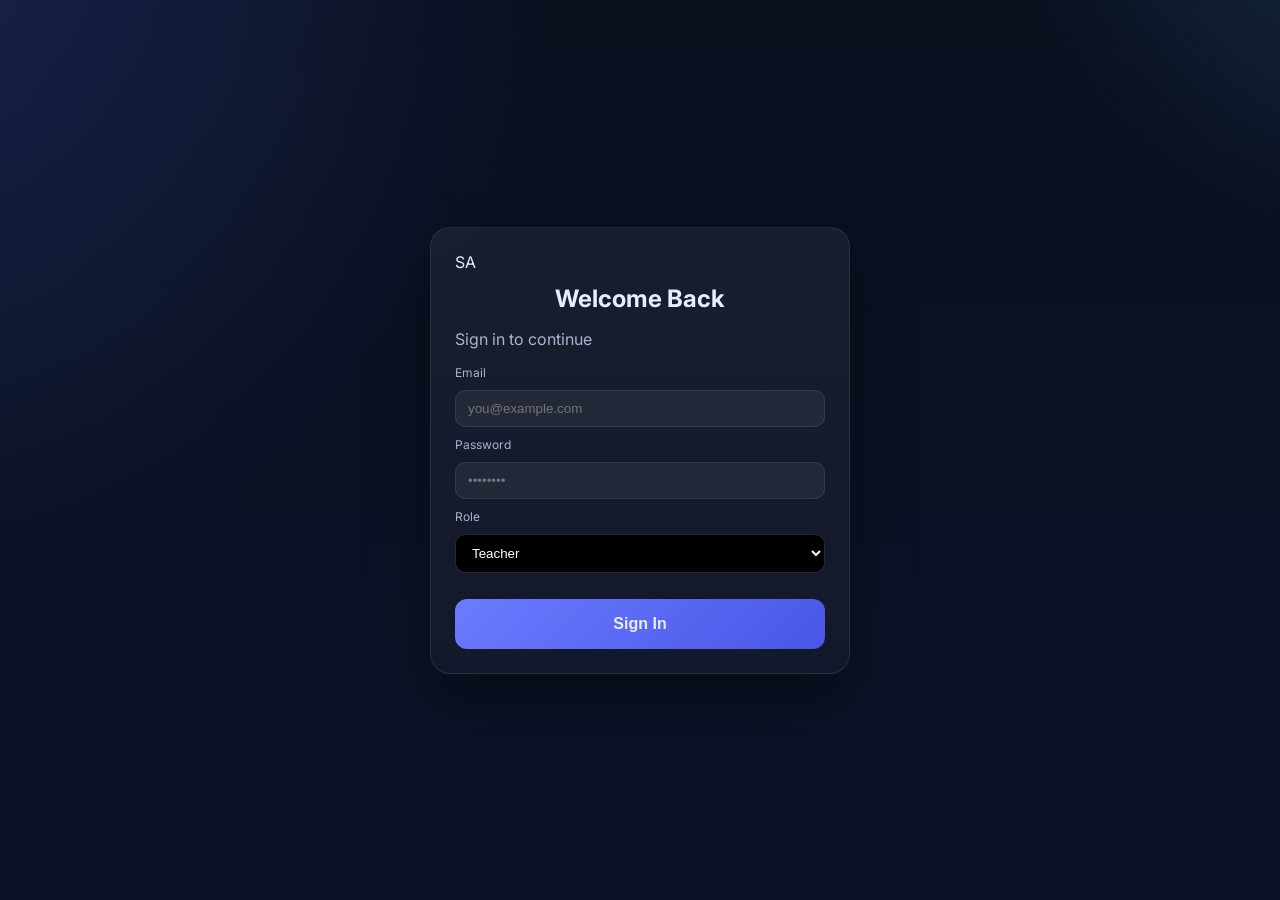
<file: index.html>
<!DOCTYPE html>
<html lang="en">
<head>
    <meta charset="UTF-8" />
    <meta name="viewport" content="width=device-width, initial-scale=1.0" />
    <title>Smart Attendance - Login Redirect</title>
    <link rel="preconnect" href="https://fonts.googleapis.com">
    <link rel="preconnect" href="https://fonts.gstatic.com" crossorigin>
    <link href="https://fonts.googleapis.com/css2?family=Inter:wght@400;500;600;700;800&display=swap" rel="stylesheet">
    <link rel="stylesheet" href="styles.css" />
    <script>
        (function(){
            try {
                var auth = JSON.parse(localStorage.getItem('sa.auth') || 'null');
                if(!auth){ window.location.href = 'login.html'; return; }
                if(auth.role === 'Admin') window.location.href = 'admin.html';
                else window.location.href = 'home.html';
            } catch(e){ window.location.href = 'login.html'; }
        })();
    </script>
</head>
<body>
    <div id="app"></div>
    <div id="toast-container"></div>
    <script src="main.js"></script>
</body>
</html>
</file>
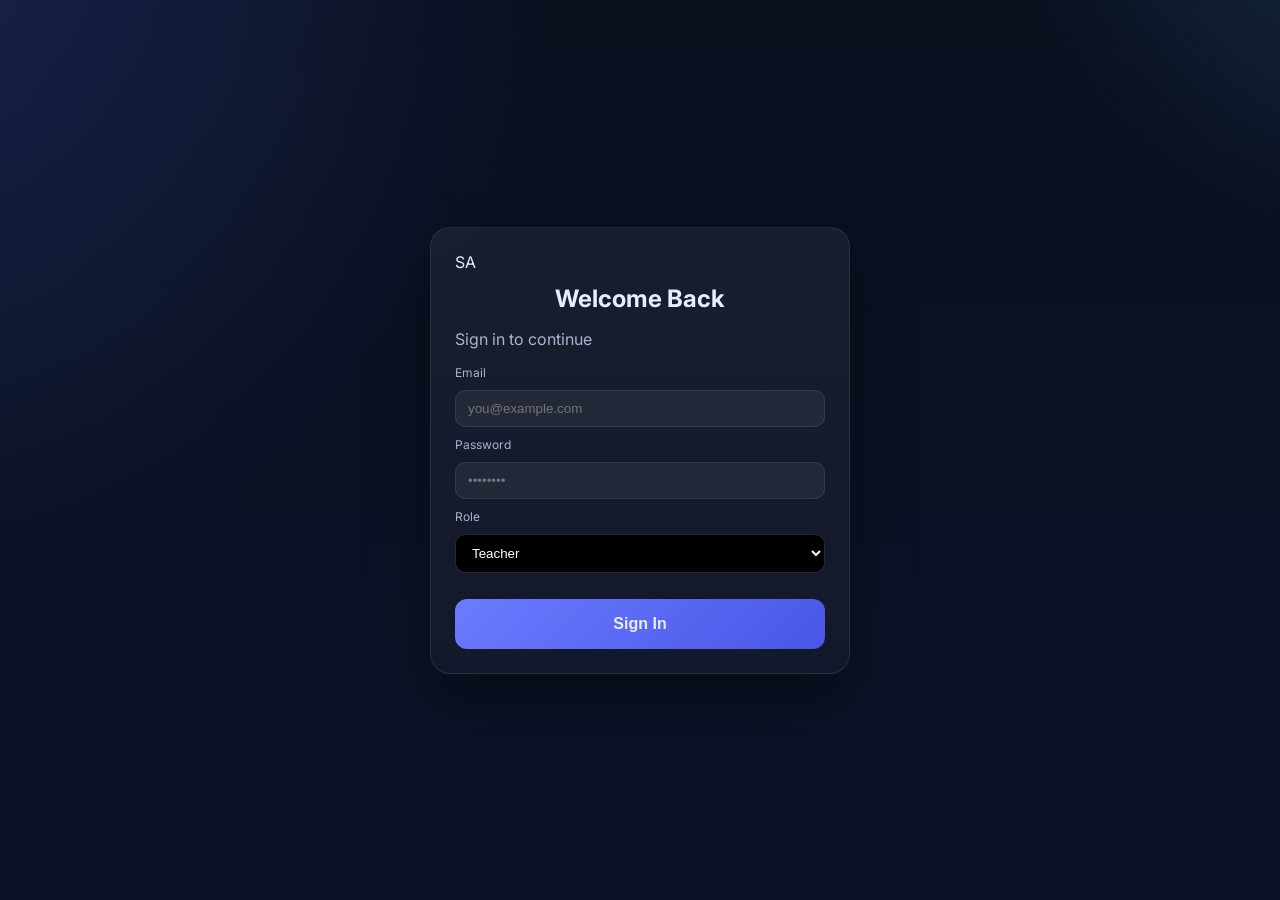
<file: admin-students.html>
<!DOCTYPE html>
<html lang="en">
<head>
    <meta charset="UTF-8" />
    <meta name="viewport" content="width=device-width, initial-scale=1.0" />
    <title>Smart Attendance - Manage Students</title>
    <link rel="preconnect" href="https://fonts.googleapis.com">
    <link rel="preconnect" href="https://fonts.gstatic.com" crossorigin>
    <link href="https://fonts.googleapis.com/css2?family=Inter:wght@400;500;600;700;800&display=swap" rel="stylesheet">
    <link rel="stylesheet" href="styles.css" />
</head>
<body>
    <div id="app" data-role-guard="Admin">
        <aside class="sidebar admin-accent">
            <div class="brand">
                <div class="brand-logo">SA</div>
                <div class="brand-text">
                    <strong>Smart</strong>
                    <span>Attendance</span>
                </div>
            </div>
            <nav class="nav">
                <a class="nav-link" href="admin.html">Dashboard</a>
                <a class="nav-link active" href="admin-students.html">Manage Students</a>
                <a class="nav-link" href="admin-teachers.html">Manage Teachers</a>
                <a class="nav-link" href="records.html">Attendance Records</a>
                <button class="btn mt-16" id="logout">Logout</button>
            </nav>
            <div class="sidebar-footer">
                <button class="btn btn-secondary w-full" id="toggle-theme" aria-label="Toggle dark mode">🌙 Dark Mode</button>
            </div>
        </aside>

        <main class="content">
            <header class="topbar">
                <h1 class="page-title">Manage Students</h1>
            </header>

            <section class="card">
                <form id="student-form" class="student-form" enctype="multipart/form-data">
                    <input class="input" placeholder="Full Name" id="s-name" required />
                    <input class="input" placeholder="Email" type="email" id="s-email" required />
                    <input class="input" placeholder="Phone" id="s-phone" />
                    <input class="input" placeholder="Roll No." id="s-roll" required />
                    <input class="input" placeholder="Class" id="s-class" required />
                    <input class="input" placeholder="Year" id="s-year" required />
                    <input class="input" placeholder="Division" id="s-division" required />
                    <input class="input" placeholder="Section" id="s-section" />
                    <input class="input" placeholder="Department" id="s-dept" />
                    <div class="col-span-2" style="display:flex;align-items:center;gap:12px">
                        <div class="preview" id="student-preview">Upload 2-3 clear images</div>
                        <button type="button" class="btn" id="s-upload-btn">Upload Photos</button>
                        <input class="input" type="file" accept="image/*" id="s-photos" multiple />
                    </div>
                    <div class="col-span-2" style="display:flex;gap:10px;flex-wrap:wrap">
                        <button class="btn btn-primary" type="submit">Save Student</button>
                    </div>
                </form>
                <div class="table-wrapper mt-16">
                    <table class="table">
                        <thead>
                            <tr>
                                <th>Image</th>
                                <th>Name</th>
                                <th>Email</th>
                                <th>Phone</th>
                                <th>Roll</th>
                                <th>Class</th>
                                <th>Section</th>
                                <th>Department</th>
                                <th>Actions</th>
                            </tr>
                        </thead>
                        <tbody id="students-body"></tbody>
                    </table>
                </div>
            </section>
        </main>
    </div>

    <div id="toast-container"></div>
    <script src="api.js?v=render1"></script>
    <script src="main.js?v=render1"></script>
</body>
</html>
</file>
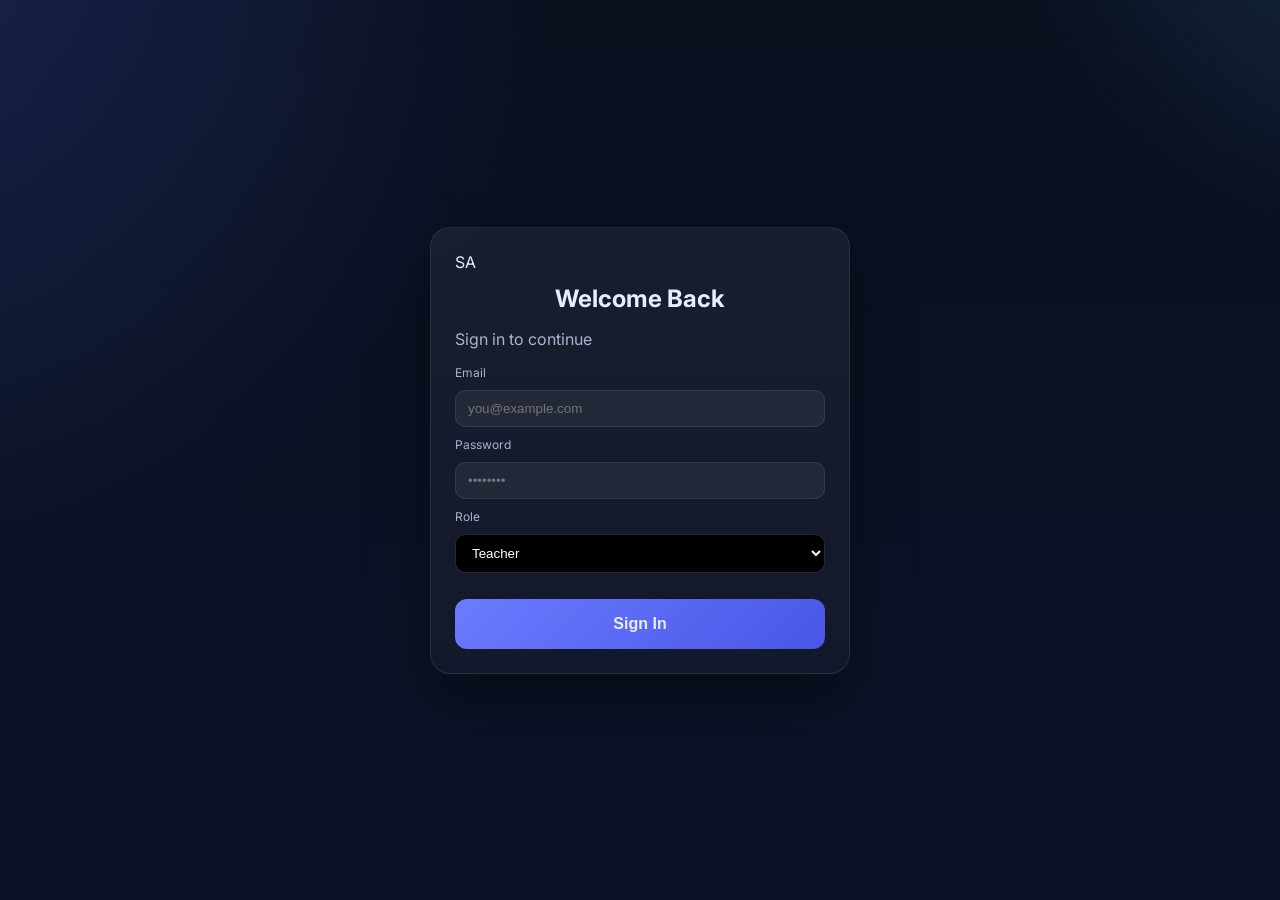
<file: admin-teachers.html>
<!DOCTYPE html>
<html lang="en">
<head>
    <meta charset="UTF-8" />
    <meta name="viewport" content="width=device-width, initial-scale=1.0" />
    <title>Smart Attendance - Manage Teachers</title>
    <link rel="preconnect" href="https://fonts.googleapis.com">
    <link rel="preconnect" href="https://fonts.gstatic.com" crossorigin>
    <link href="https://fonts.googleapis.com/css2?family=Inter:wght@400;500;600;700;800&display=swap" rel="stylesheet">
    <link rel="stylesheet" href="styles.css" />
</head>
<body>
    <div id="app" data-role-guard="Admin">
        <aside class="sidebar admin-accent">
            <div class="brand">
                <div class="brand-logo">SA</div>
                <div class="brand-text">
                    <strong>Smart</strong>
                    <span>Attendance</span>
                </div>
            </div>
            <nav class="nav">
                <a class="nav-link" href="admin.html">Dashboard</a>
                <a class="nav-link active" href="admin-teachers.html">Manage Teachers</a>
                <button class="btn mt-16" id="logout">Logout</button>
            </nav>
            <div class="sidebar-footer">
                <button class="btn btn-secondary w-full" id="toggle-theme" aria-label="Toggle dark mode">🌙 Dark Mode</button>
            </div>
        </aside>

        <main class="content">
            <header class="topbar">
                <h1 class="page-title">Manage Teachers</h1>
            </header>

            <section class="card">
                <form id="teacher-form" class="teacher-form">
                    <input class="input" placeholder="Full Name" id="t-name" required />
                    <input class="input" placeholder="Email" type="email" id="t-email" required />
                    <input class="input" placeholder="Password" type="text" id="t-password" required />
                    <input class="input" placeholder="Phone" id="t-phone" />
                    <input class="input" placeholder="Department" id="t-dept" required />
                    <input class="input" placeholder="Employee ID" id="t-empid" />
                    <input class="input" placeholder="Designation" id="t-title" />
                    <button class="btn btn-primary" type="submit">Save Teacher</button>
                </form>
                <div class="table-wrapper mt-16">
                    <table class="table">
                        <thead>
                            <tr>
                                <th>Name</th>
                                <th>Email</th>
                                <th>Department</th>
                                <th>Phone</th>
                                <th>Emp ID</th>
                                <th>Designation</th>
                                <th>Created At</th>
                            </tr>
                        </thead>
                        <tbody id="teachers-body"></tbody>
                    </table>
                </div>
            </section>
        </main>
    </div>

    <div id="toast-container"></div>
    <script src="api.js?v=render1"></script>
    <script src="main.js?v=render1"></script>
</body>
</html>
</file>
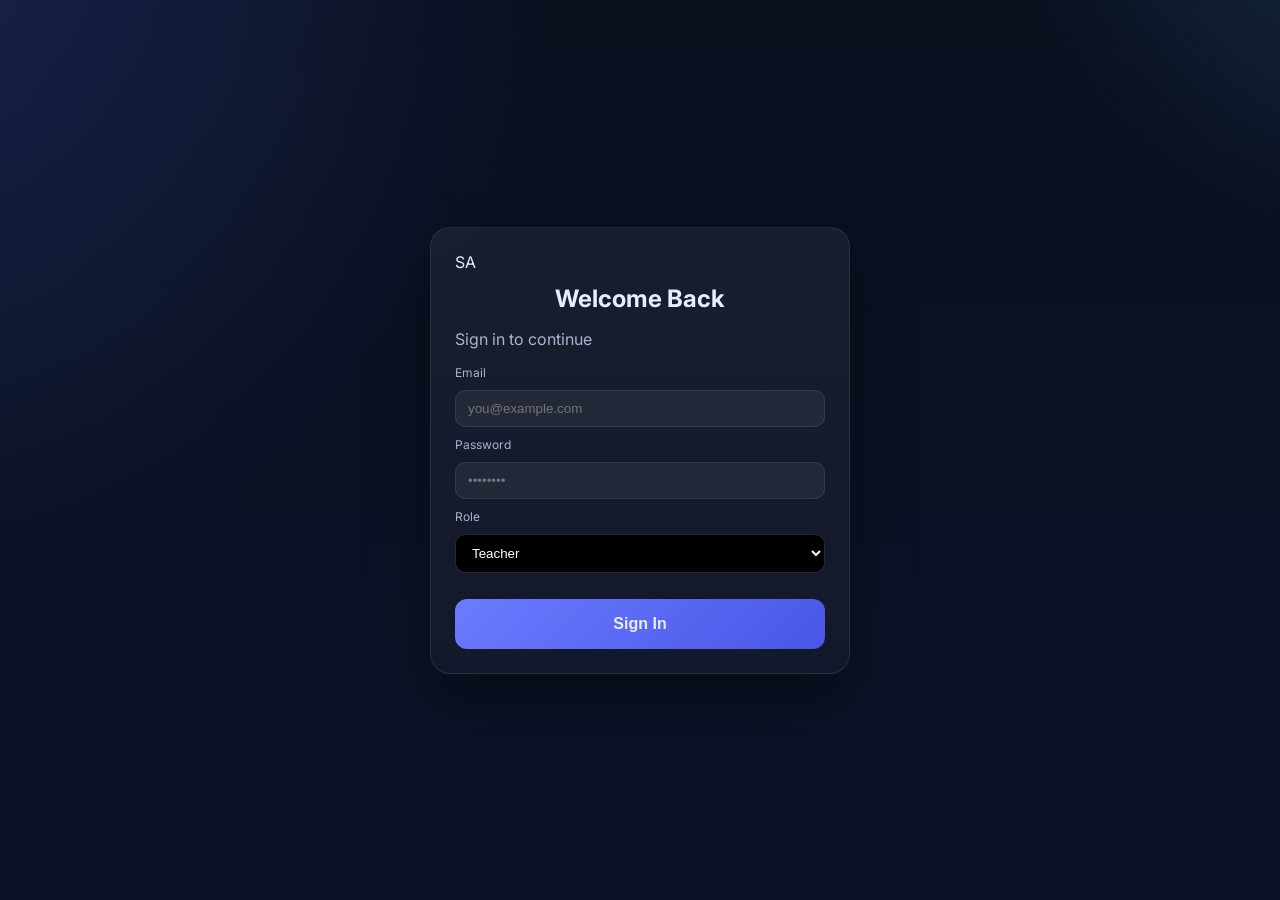
<file: admin.html>
<!DOCTYPE html>
<html lang="en">
<head>
    <meta charset="UTF-8" />
    <meta name="viewport" content="width=device-width, initial-scale=1.0" />
    <title>Smart Attendance - Admin Dashboard</title>
    <link rel="preconnect" href="https://fonts.googleapis.com">
    <link rel="preconnect" href="https://fonts.gstatic.com" crossorigin>
    <link href="https://fonts.googleapis.com/css2?family=Inter:wght@400;500;600;700;800&display=swap" rel="stylesheet">
    <link rel="stylesheet" href="styles.css" />
</head>
<body>
    <div id="app" data-role-guard="Admin">
        <aside class="sidebar admin-accent">
            <div class="brand">
                <div class="brand-logo">SA</div>
                <div class="brand-text">
                    <strong>Smart</strong>
                    <span>Attendance</span>
                </div>
            </div>
            <nav class="nav">
                <a class="nav-link active" href="admin.html">Dashboard</a>
                <a class="nav-link" href="admin-teachers.html">Manage Teachers</a>
                <button class="btn mt-16" id="logout">Logout</button>
            </nav>
            <div class="sidebar-footer">
                <button class="btn btn-secondary w-full" id="toggle-theme" aria-label="Toggle dark mode">🌙 Dark Mode</button>
            </div>
        </aside>

        <main class="content">
            <header class="topbar">
                <div class="topbar-left">
                    <h1 class="page-title">Admin Dashboard</h1>
                </div>
                <div class="topbar-right"></div>
            </header>

            <section class="grid grid-3 mt-16">
                <div class="card stat-card">
                    <div class="stat-label">Total Teachers</div>
                    <div class="stat-value" id="stat-teachers">-</div>
                </div>
                <div class="card stat-card">
                    <div class="stat-label">Total Students</div>
                    <div class="stat-value" id="stat-students">-</div>
                </div>
                <div class="card stat-card">
                    <div class="stat-label">Total Classes</div>
                    <div class="stat-value" id="stat-classes">-</div>
                </div>
            </section>

            <section class="card mt-24">
                <h3 class="section-title">All Teachers</h3>
                <div style="display:flex;gap:10px;align-items:center;flex-wrap:wrap">
                    <input class="input" id="t-search" placeholder="Search by name/email/department" style="max-width:360px" />
                    <select class="input" id="t-sort">
                        <option value="created_at|desc">Newest</option>
                        <option value="created_at|asc">Oldest</option>
                        <option value="name|asc">Name A-Z</option>
                        <option value="name|desc">Name Z-A</option>
                        <option value="department|asc">Dept A-Z</option>
                        <option value="department|desc">Dept Z-A</option>
                    </select>
                </div>
                <div class="table-wrapper mt-16">
                    <table class="table">
                        <thead>
                            <tr>
                                <th>Name</th>
                                <th>Email</th>
                                <th>Department</th>
                                <th>Phone</th>
                                <th>Emp ID</th>
                                <th>Designation</th>
                                <th>Created At</th>
                            </tr>
                        </thead>
                        <tbody id="teachers-body"></tbody>
                    </table>
                    <div class="mt-12" style="display:flex;gap:8px;align-items:center;justify-content:flex-end">
                        <button class="btn" id="t-prev">Prev</button>
                        <span id="t-page" class="muted">1</span>
                        <button class="btn" id="t-next">Next</button>
                    </div>
                </div>
            </section>

            <!-- Manage Teachers moved to a separate page (admin-teachers.html) -->

            
        </main>
    </div>

    <div id="toast-container"></div>
    <script src="api.js?v=render1"></script>
    <script src="main.js?v=render1"></script>
</body>
</html>
</file>
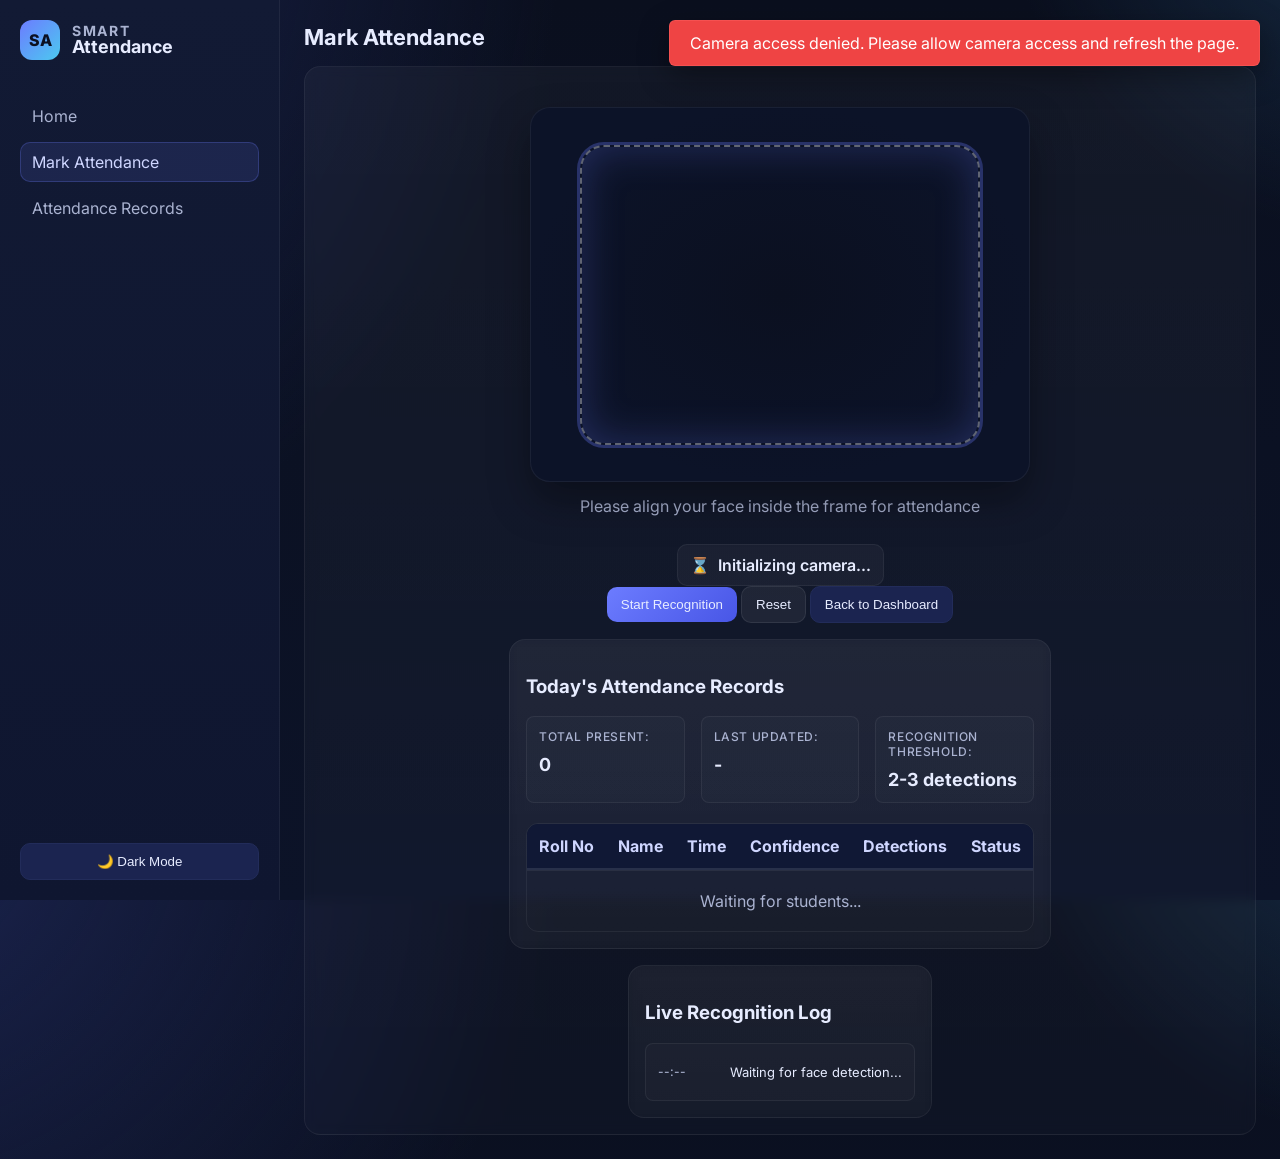
<file: attendance.html>
<!DOCTYPE html>
<html lang="en">
<head>
    <meta charset="UTF-8" />
    <meta name="viewport" content="width=device-width, initial-scale=1.0" />
    <title>Smart Attendance - Mark Attendance</title>
    <link rel="preconnect" href="https://fonts.googleapis.com">
    <link rel="preconnect" href="https://fonts.gstatic.com" crossorigin>
    <link href="https://fonts.googleapis.com/css2?family=Inter:wght@400;500;600;700;800&display=swap" rel="stylesheet">
    <link rel="stylesheet" href="styles.css" />
</head>
<body>
    <div id="app">
        <aside class="sidebar">
            <div class="brand">
                <div class="brand-logo">SA</div>
                <div class="brand-text">
                    <strong>Smart</strong>
                    <span>Attendance</span>
                </div>
            </div>
            <nav class="nav">
                <a class="nav-link" href="home.html">Home</a>
                <a class="nav-link active" href="attendance.html">Mark Attendance</a>
                <a class="nav-link" href="records.html">Attendance Records</a>
            </nav>
            <div class="sidebar-footer">
                <button class="btn btn-secondary w-full" id="toggle-theme" aria-label="Toggle dark mode">🌙 Dark Mode</button>
            </div>
        </aside>

        <main class="content">
            <header class="topbar">
                <div class="topbar-left">
                    <h1 class="page-title">Mark Attendance</h1>
                </div>
                <div class="topbar-right">
                    <div class="datetime" id="datetime"></div>
                </div>
            </header>

           <section class="card mt-16">
                 <!-- <h3 class="section-title">Select Class & Slot</h3>
                <div class="filters">
                    <select class="input" id="a-dept">
                        <option value="">Department</option>
                        <option>Computer</option>
                        <option>IT</option>
                        <option>Civil</option>
                        <option>ECS</option>
                        <option>DS</option>
                    </select>
                    <select class="input" id="a-year">
                        <option value="">Year</option>
                        <option>FY</option>
                        <option>SY</option>
                        <option>TY</option>
                        <option>BE</option>
                    </select>
                    <select class="input" id="a-division">
                        <option value="">Division</option>
                        <option>A</option>
                        <option>B</option>
                    </select>
                    <input class="input" placeholder="Subject" id="a-subject" />
                    <select class="input" id="a-slot">
                        <option value="">Time Slot</option>
                        <option>9:00 - 10:00</option>
                        <option>10:00 - 11:00</option>
                        <option>11:00 - 12:00</option>
                        <option>12:00 - 1:00</option>
                        <option disabled>1:00 - 2:00 (Lunch)</option>
                        <option>2:00 - 3:00</option>
                        <option>3:00 - 4:00</option>
                    </select>
                    <button class="btn btn-primary" id="a-apply">Use Selection</button>
                </div>
                <div id="a-context" class="muted" style="margin-top:8px"></div>
            </section> -->

            <section class="attendance">
                <div class="camera-frame">
                    <video id="video" autoplay playsinline></video>
                    <div class="face-outline glow" id="face-outline"></div>
                </div>
                <p class="instruction">Please align your face inside the frame for attendance</p>
                <div class="status" id="status">
                    <span class="status-icon">⌛</span>
                    <span class="status-text">Initializing camera...</span>
                </div>
                <div class="actions">
                    <button class="btn btn-primary" id="btn-detect">Start Recognition</button>
                    <button class="btn" id="btn-reset">Reset</button>
                    <button class="btn btn-secondary" onclick="window.location.href='teacher-dashboard.html'">Back to Dashboard</button>
                </div>
                
                <!-- Attendance Records Section -->
                <div class="card mt-16" id="attendance-records-section">
                    <h3 class="section-title">Today's Attendance Records</h3>
                    <div class="attendance-stats">
                        <div class="stat-item">
                            <span class="stat-label">Total Present:</span>
                            <span class="stat-value" id="total-present-count">0</span>
                        </div>
                        <div class="stat-item">
                            <span class="stat-label">Last Updated:</span>
                            <span class="stat-value" id="last-updated">-</span>
                        </div>
                        <div class="stat-item">
                            <span class="stat-label">Recognition Threshold:</span>
                            <span class="stat-value">2-3 detections</span>
                        </div>
                    </div>
                    <div class="table-wrapper">
                        <table class="table">
                            <thead>
                                <tr>
                                    <th>Roll No</th>
                                    <th>Name</th>
                                    <th>Time</th>
                                    <th>Confidence</th>
                                    <th>Detections</th>
                                    <th>Status</th>
                                </tr>
                            </thead>
                            <tbody id="attendance-records-body">
                                <tr>
                                    <td colspan="6" style="text-align: center; padding: 20px; color: var(--muted);">
                                        Waiting for students...
                                    </td>
                                </tr>
                            </tbody>
                        </table>
                    </div>
                </div>

                <!-- Live Recognition Log Section -->
                <div class="card mt-16" id="attendance-log-section">
                    <h3 class="section-title">Live Recognition Log</h3>
                    <div class="log-container" id="live-attendance-log">
                        <div class="log-item">
                            <span class="log-time">--:--</span>
                            <span class="log-text">Waiting for face detection...</span>
                        </div>
                    </div>
                </div>
            </section>
        </main>
    </div>

    <div id="toast-container"></div>
    <script src="main.js"></script>
</body>
</html>
</file>
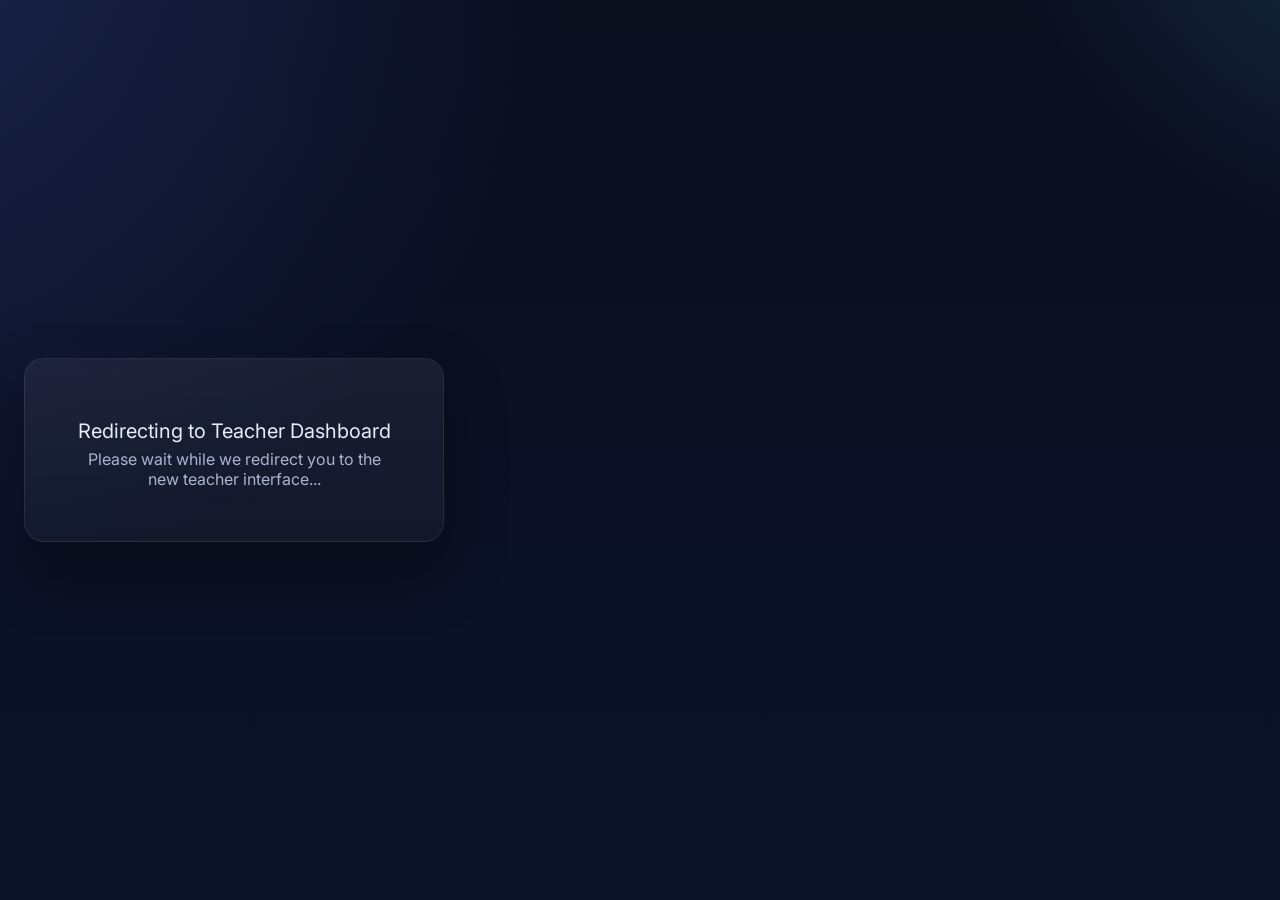
<file: home.html>
<!DOCTYPE html>
<html lang="en">
<head>
	<meta charset="UTF-8" />
	<meta name="viewport" content="width=device-width, initial-scale=1.0" />
	<title>Smart Attendance - Redirecting...</title>
	<link rel="preconnect" href="https://fonts.googleapis.com">
	<link rel="preconnect" href="https://fonts.gstatic.com" crossorigin>
	<link href="https://fonts.googleapis.com/css2?family=Inter:wght@400;500;600;700;800&display=swap" rel="stylesheet">
	<link rel="stylesheet" href="styles.css" />
</head>
<body>
	<div id="app" data-role-guard="Teacher">
		<div class="auth">
			<div class="auth-panel">
				<div class="hero-card">
					<div class="hero-title">Redirecting to Teacher Dashboard</div>
					<div class="hero-subtitle">Please wait while we redirect you to the new teacher interface...</div>
				</div>
			</div>
		</div>
	</div>

	<div id="toast-container"></div>
	<script>
		// Redirect to the new teacher dashboard
		setTimeout(() => {
			window.location.href = 'teacher-dashboard.html';
		}, 2000);
	</script>
</body>
</html>
</file>
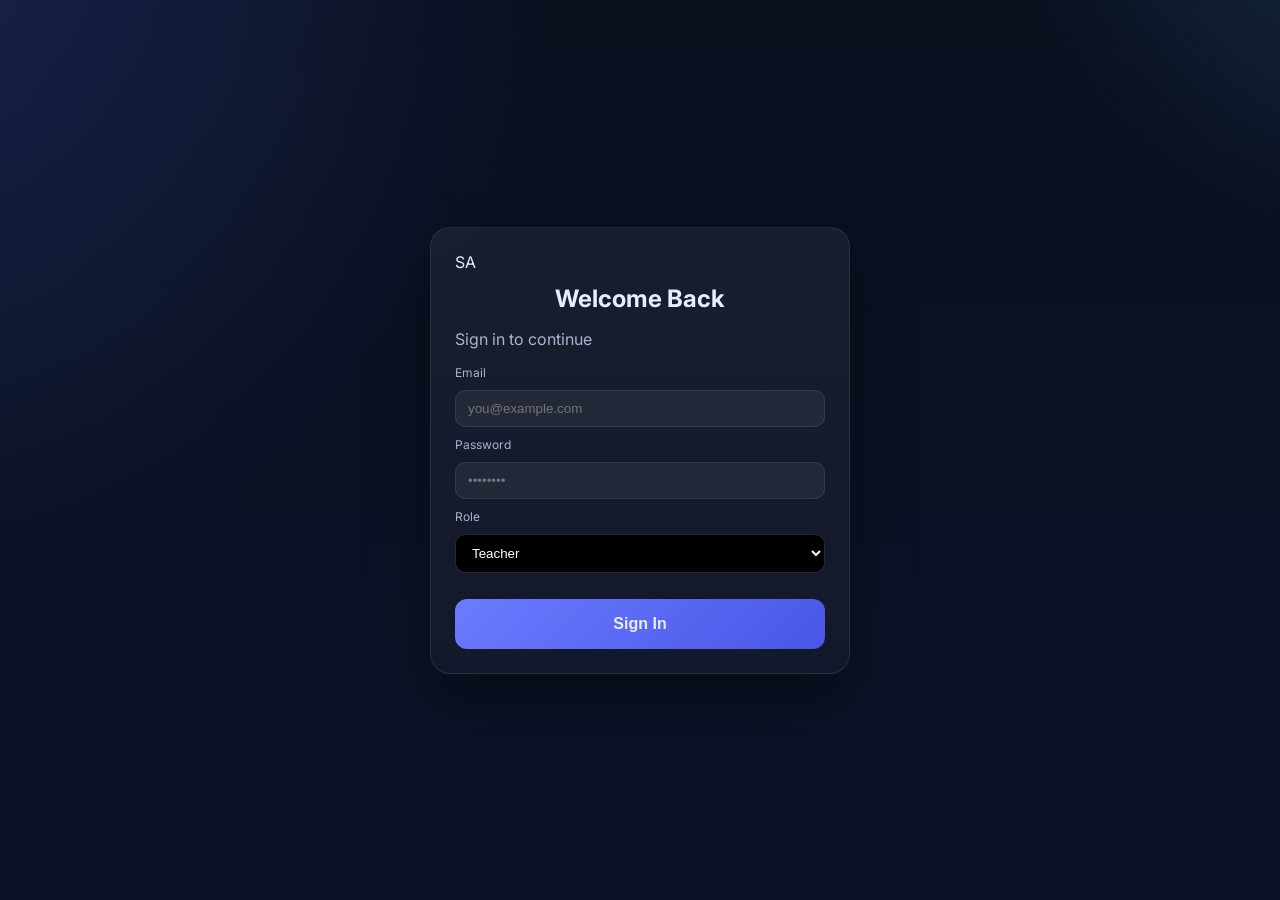
<file: login.html>
<!DOCTYPE html>
<html lang="en">
<head>
    <meta charset="UTF-8" />
    <meta name="viewport" content="width=device-width, initial-scale=1.0" />
    <title>Smart Attendance - Login</title>
    <link rel="preconnect" href="https://fonts.googleapis.com">
    <link rel="preconnect" href="https://fonts.gstatic.com" crossorigin>
    <link href="https://fonts.googleapis.com/css2?family=Inter:wght@400;500;600;700;800&display=swap" rel="stylesheet">
    <link rel="stylesheet" href="styles.css" />
</head>
<body>
    <main class="auth">
        <div class="auth-panel">
            <div class="logo-ring sm">
                <div class="logo">SA</div>
            </div>
            <h2 class="auth-title">Welcome Back</h2>
            <p class="muted">Sign in to continue</p>

            <form class="auth-form" id="login-form">
                <label class="label">Email</label>
                <input type="email" class="input" id="email" placeholder="you@example.com" required />

                <label class="label">Password</label>
                <input type="password" class="input" id="password" placeholder="••••••••" required />

                <label class="label">Role</label>
                <select class="input" id="role" required>
                    <option value="Teacher">Teacher</option>
                    <option value="Admin">Admin</option>
                </select>

                <button class="btn btn-primary btn-xl mt-16 w-full" type="submit">Sign In</button>
            </form>

            <!-- Signup removed: accounts are created by admin -->
        </div>
    </main>

    <div id="toast-container"></div>
    <script src="api.js?v=render1"></script>
    <script src="main.js?v=render1"></script>
</body>
</html>
</file>
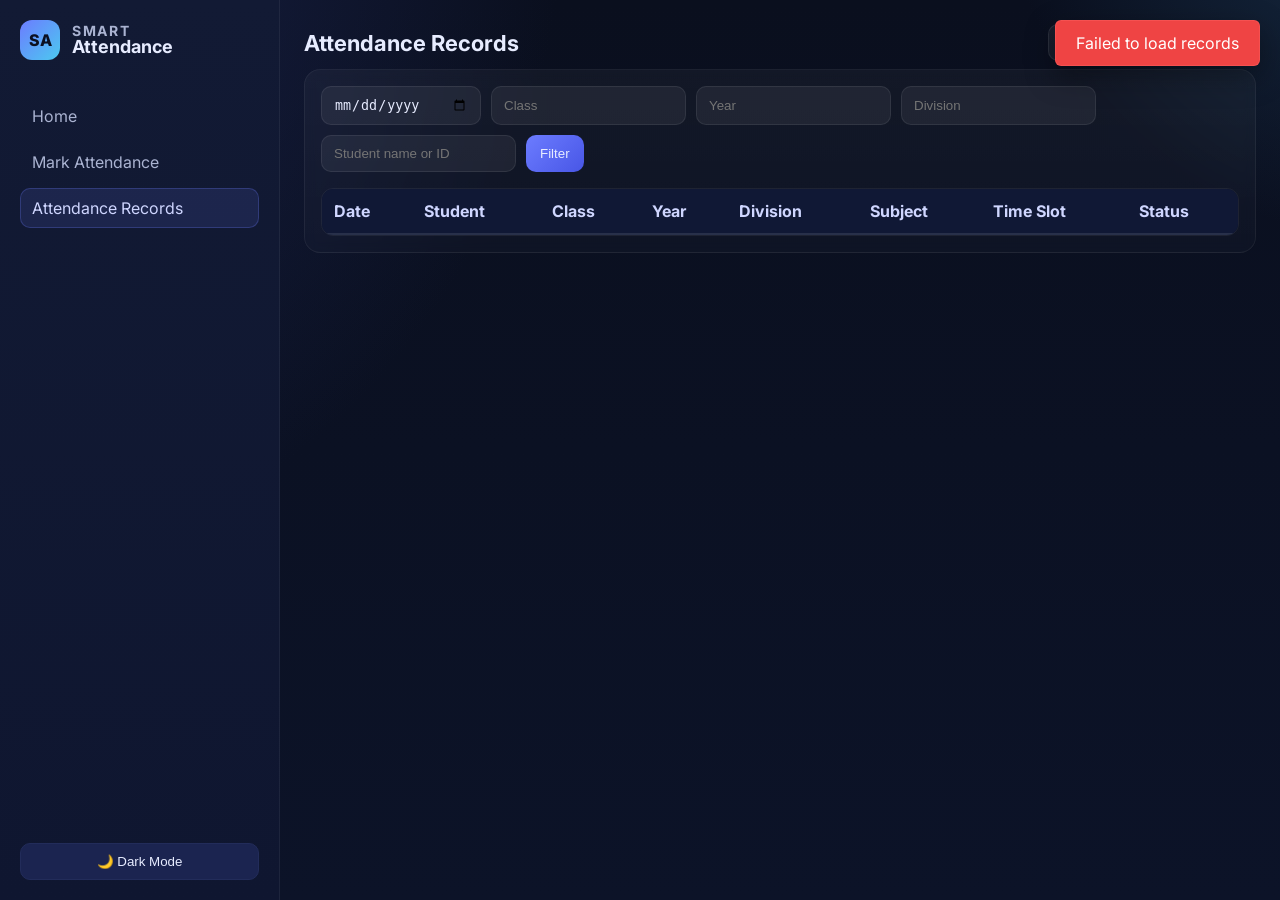
<file: records.html>
<!DOCTYPE html>
<html lang="en">
<head>
    <meta charset="UTF-8" />
    <meta name="viewport" content="width=device-width, initial-scale=1.0" />
    <title>Smart Attendance - Records</title>
    <link rel="preconnect" href="https://fonts.googleapis.com">
    <link rel="preconnect" href="https://fonts.gstatic.com" crossorigin>
    <link href="https://fonts.googleapis.com/css2?family=Inter:wght@400;500;600;700;800&display=swap" rel="stylesheet">
    <link rel="stylesheet" href="styles.css" />
</head>
<body>
    <div id="app">
        <aside class="sidebar">
            <div class="brand">
                <div class="brand-logo">SA</div>
                <div class="brand-text">
                    <strong>Smart</strong>
                    <span>Attendance</span>
                </div>
            </div>
            <nav class="nav">
                <a class="nav-link" href="home.html">Home</a>
                <a class="nav-link" href="attendance.html">Mark Attendance</a>
                <a class="nav-link active" href="records.html">Attendance Records</a>
            </nav>
            <div class="sidebar-footer">
                <button class="btn btn-secondary w-full" id="toggle-theme" aria-label="Toggle dark mode">🌙 Dark Mode</button>
            </div>
        </aside>

        <main class="content">
            <header class="topbar">
                <h1 class="page-title">Attendance Records</h1>
                <div class="actions">
                    <button class="btn">Export PDF</button>
                    <button class="btn">Export Excel</button>
                </div>
            </header>

            <section class="card">
                <div class="filters">
                    <input type="date" class="input" id="r-date" />
                    <input type="text" class="input" id="r-class" placeholder="Class" />
                    <input type="text" class="input" id="r-year" placeholder="Year" />
                    <input type="text" class="input" id="r-division" placeholder="Division" />
                    <input type="text" class="input" id="r-student" placeholder="Student name or ID" />
                    <button class="btn btn-primary" id="r-apply">Filter</button>
                </div>

                <div class="table-wrapper mt-16">
                    <table class="table">
                        <thead>
                            <tr>
                                <th>Date</th>
                                <th>Student</th>
                                <th>Class</th>
                                <th>Year</th>
                                <th>Division</th>
                                <th>Subject</th>
                                <th>Time Slot</th>
                                <th>Status</th>
                            </tr>
                        </thead>
                        <tbody id="records-body"></tbody>
                    </table>
                </div>
            </section>
        </main>
    </div>

    <div id="toast-container"></div>
    <script src="main.js"></script>
</body>
</html>
</file>
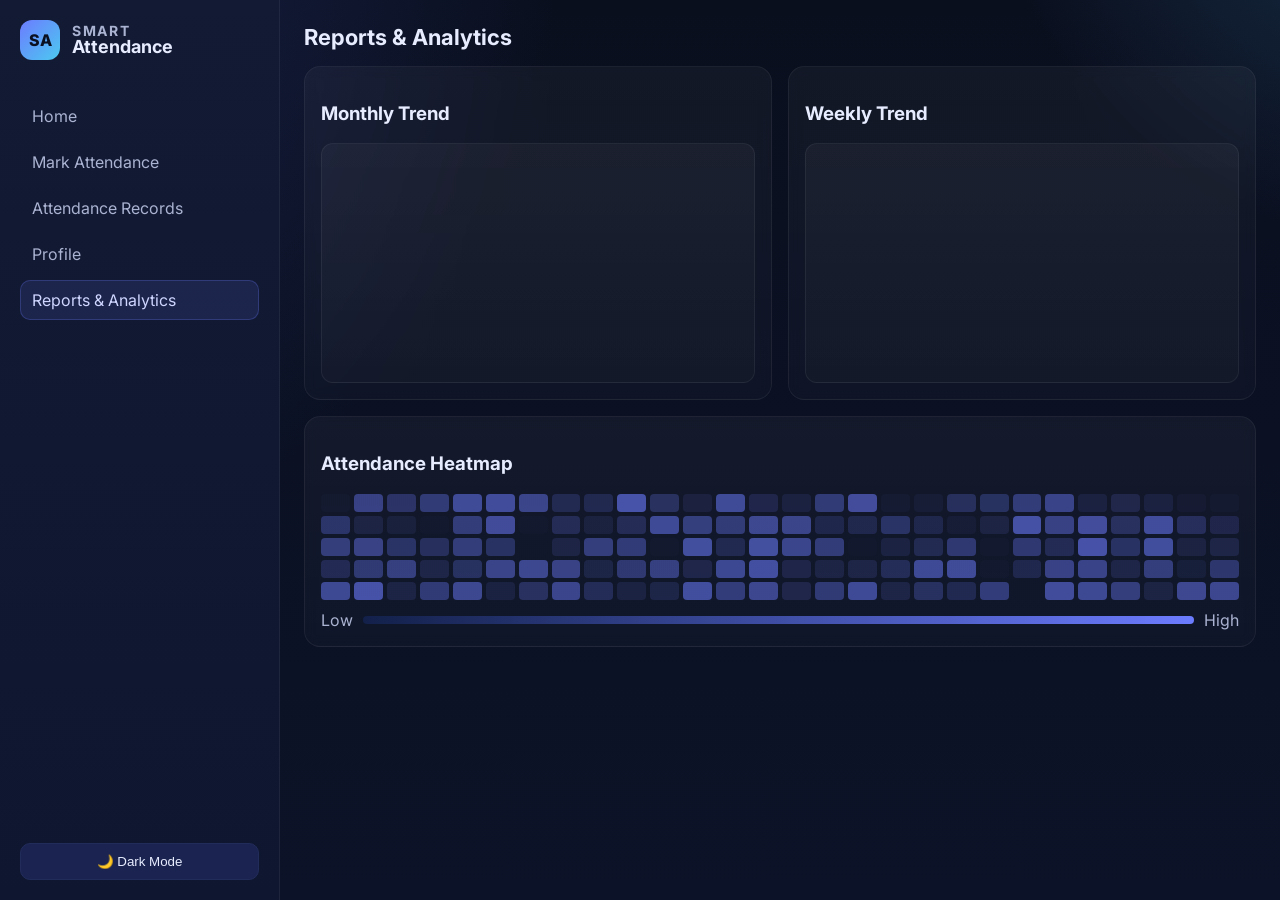
<file: reports.html>
<!DOCTYPE html>
<html lang="en">
<head>
    <meta charset="UTF-8" />
    <meta name="viewport" content="width=device-width, initial-scale=1.0" />
    <title>Smart Attendance - Reports</title>
    <link rel="preconnect" href="https://fonts.googleapis.com">
    <link rel="preconnect" href="https://fonts.gstatic.com" crossorigin>
    <link href="https://fonts.googleapis.com/css2?family=Inter:wght@400;500;600;700;800&display=swap" rel="stylesheet">
    <link rel="stylesheet" href="styles.css" />
</head>
<body>
    <div id="app">
        <aside class="sidebar">
            <div class="brand">
                <div class="brand-logo">SA</div>
                <div class="brand-text">
                    <strong>Smart</strong>
                    <span>Attendance</span>
                </div>
            </div>
            <nav class="nav">
                <a class="nav-link" href="index.html">Home</a>
                <a class="nav-link" href="attendance.html">Mark Attendance</a>
                <a class="nav-link" href="records.html">Attendance Records</a>
                <a class="nav-link" href="profile.html">Profile</a>
                <a class="nav-link active" href="reports.html">Reports & Analytics</a>
            </nav>
            <div class="sidebar-footer">
                <button class="btn btn-secondary w-full" id="toggle-theme" aria-label="Toggle dark mode">🌙 Dark Mode</button>
            </div>
        </aside>

        <main class="content">
            <header class="topbar">
                <h1 class="page-title">Reports & Analytics</h1>
            </header>

            <section class="grid grid-2 mt-16">
                <div class="card">
                    <h3 class="section-title">Monthly Trend</h3>
                    <div class="chart-placeholder shimmer" style="height: 240px"></div>
                </div>
                <div class="card">
                    <h3 class="section-title">Weekly Trend</h3>
                    <div class="chart-placeholder shimmer" style="height: 240px"></div>
                </div>
                <div class="card col-span-2">
                    <h3 class="section-title">Attendance Heatmap</h3>
                    <div class="heatmap">
                        <div class="heatmap-grid" id="heatmap"></div>
                        <div class="heatmap-legend">
                            <span>Low</span>
                            <div class="legend-bar"></div>
                            <span>High</span>
                        </div>
                    </div>
                </div>
            </section>
        </main>
    </div>

    <div id="toast-container"></div>
    <script src="main.js"></script>
</body>
</html>
</file>
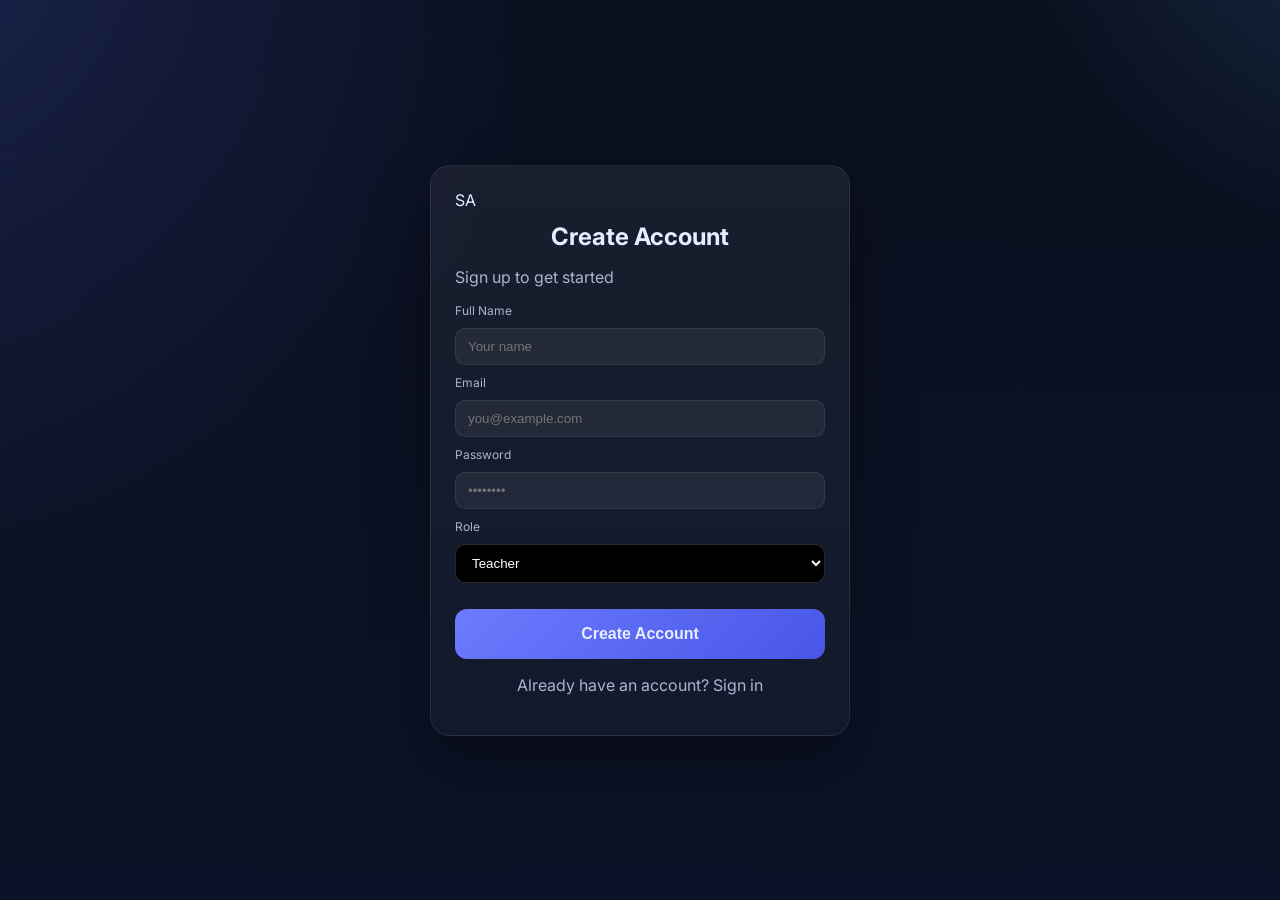
<file: signup.html>
<!DOCTYPE html>
<html lang="en">
<head>
    <meta charset="UTF-8" />
    <meta name="viewport" content="width=device-width, initial-scale=1.0" />
    <title>Smart Attendance - Sign Up</title>
    <link rel="preconnect" href="https://fonts.googleapis.com">
    <link rel="preconnect" href="https://fonts.gstatic.com" crossorigin>
    <link href="https://fonts.googleapis.com/css2?family=Inter:wght@400;500;600;700;800&display=swap" rel="stylesheet">
    <link rel="stylesheet" href="styles.css" />
</head>
<body>
    <main class="auth">
        <div class="auth-panel">
            <div class="logo-ring sm">
                <div class="logo">SA</div>
            </div>
            <h2 class="auth-title">Create Account</h2>
            <p class="muted">Sign up to get started</p>

            <form class="auth-form" id="signup-form">
                <label class="label">Full Name</label>
                <input type="text" class="input" id="s-name" placeholder="Your name" required />

                <label class="label">Email</label>
                <input type="email" class="input" id="s-email" placeholder="you@example.com" required />

                <label class="label">Password</label>
                <input type="password" class="input" id="s-password" placeholder="••••••••" required />

                <label class="label">Role</label>
                <select class="input" id="s-role" required>
                    <option value="Teacher" selected>Teacher</option>
                    <option value="Admin">Admin</option>
                </select>

                <button class="btn btn-primary btn-xl mt-16 w-full" type="submit">Create Account</button>
            </form>
            <p class="muted mt-16" style="text-align:center">Already have an account? <a href="login.html" class="nav-link" style="display:inline;padding:0">Sign in</a></p>
        </div>
    </main>

    <div id="toast-container"></div>
    <script src="main.js"></script>
</body>
</html>
</file>
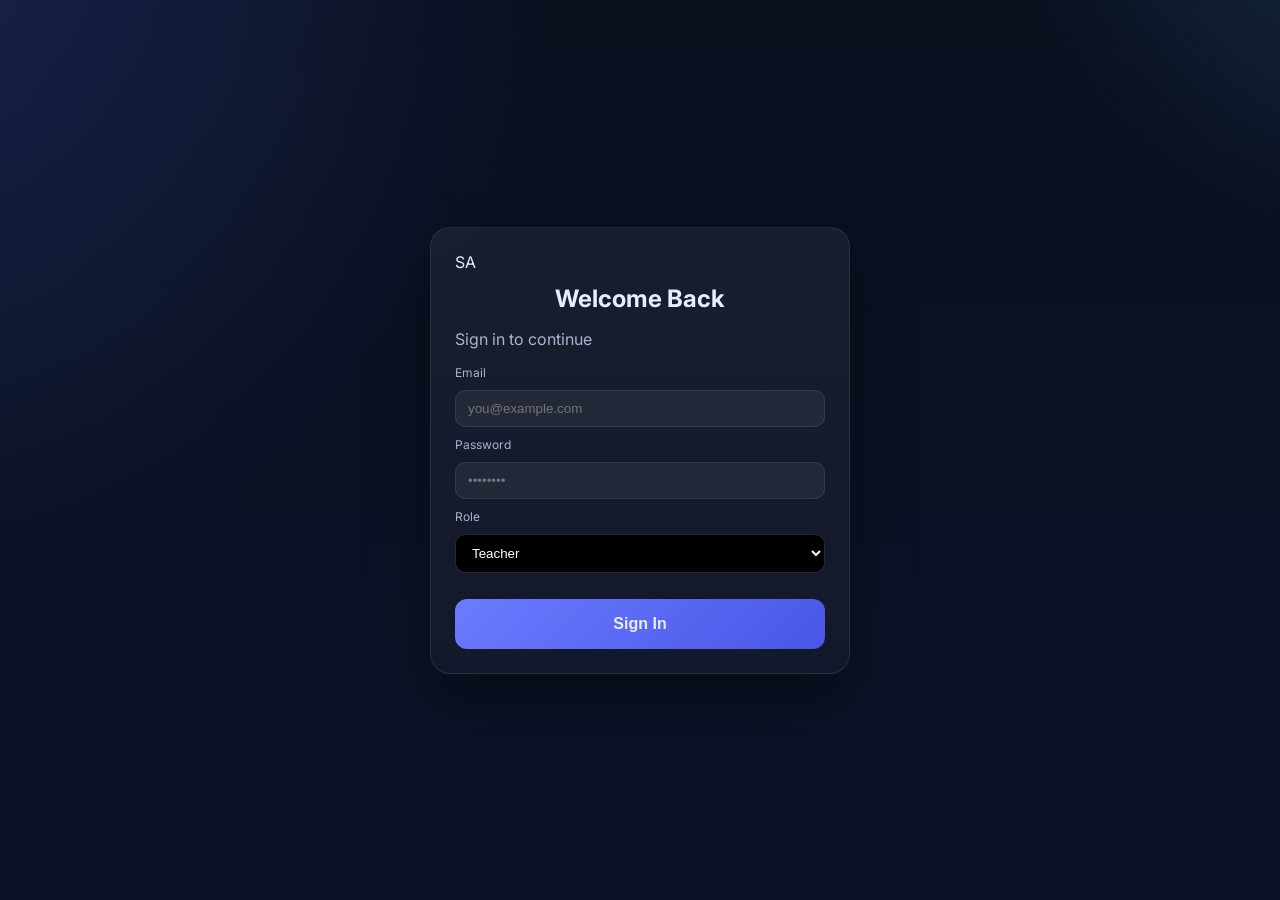
<file: teacher-dashboard.html>
<!DOCTYPE html>
<html lang="en">
<head>
    <meta charset="UTF-8" />
    <meta name="viewport" content="width=device-width, initial-scale=1.0" />
    <title>Smart Attendance - Teacher Dashboard</title>
    <link rel="preconnect" href="https://fonts.googleapis.com">
    <link rel="preconnect" href="https://fonts.gstatic.com" crossorigin>
    <link href="https://fonts.googleapis.com/css2?family=Inter:wght@400;500;600;700;800&display=swap" rel="stylesheet">
    <link rel="stylesheet" href="styles.css" />
</head>
<body>
    <div id="app" data-role-guard="Teacher">
        <!-- Navigation Sidebar -->
        <aside class="sidebar">
            <div class="brand">
                <div class="brand-logo">SA</div>
                <div class="brand-text">
                    <strong>Smart</strong>
                    <span>Attendance</span>
                </div>
            </div>
            <nav class="nav">
                <a class="nav-link active" href="#" data-section="dashboard">
                    <span class="nav-icon">📊</span>
                    <span class="nav-text">Dashboard</span>
                </a>
                <a class="nav-link" href="#" data-section="manage-students">
                    <span class="nav-icon">👥</span>
                    <span class="nav-text">Manage Students</span>
                </a>
                <a class="nav-link" href="#" data-section="take-attendance">
                    <span class="nav-icon">📷</span>
                    <span class="nav-text">Take Attendance</span>
                </a>
                <!-- <a class="nav-link" href="#" data-section="attendance-reports">
                    <span class="nav-icon">📈</span>
                    <span class="nav-text">Attendance Reports</span>
                </a> -->
                <button class="btn mt-16" id="logout">Logout</button>
            </nav>
            <div class="sidebar-footer">
                <button class="btn btn-secondary w-full" id="toggle-theme" aria-label="Toggle dark mode">🌙 Dark Mode</button>
            </div>
        </aside>

        <!-- Main Content Area -->
        <main class="content">
            <header class="topbar">
                <h1 class="page-title" id="page-title">Dashboard</h1>
                <div class="topbar-right">
                    <div class="datetime" id="datetime"></div>
                </div>
            </header>

            <!-- Dashboard Section -->
            <section id="dashboard-section" class="content-section active">
                <div class="card">
                    <h3 class="section-title">Quick Actions</h3>
                    <div class="grid grid-2">
                        <button class="btn btn-primary btn-xl" data-section="take-attendance">
                            <span class="btn-icon">📷</span>
                            <span>Start Attendance</span>
                        </button>
                        <button class="btn btn-secondary btn-xl" data-section="manage-students">
                            <span class="btn-icon">👥</span>
                            <span>Manage Students</span>
                        </button>
                    </div>
                </div>
                <div class="card">
                    <h3>Recent Activity</h3>
                    <ul id="recentActivityList" class="activity-list"></ul>
                  </div>
                  
                <!-- <div class="card mt-16">
                    <h3 class="section-title">Recent Activity</h3>
                    <div class="activity-list" id="recent-activity">
                        <div class="activity-item">
                            <span class="activity-time">10:30 AM</span>
                            <span class="activity-text">Marked attendance for Computer FY A</span>
                        </div>
                        <div class="activity-item">
                            <span class="activity-time">09:15 AM</span>
                            <span class="activity-text">Added new student: John Doe</span>
                        </div>
                    </div>
                </div> -->
            </section>

            <!-- Manage Students Section -->
            <section id="manage-students-section" class="content-section">
                <!-- Add Student Form -->
                <div class="card">
                    <h3 class="section-title">Add New Student</h3>
                    <form id="add-student-form" class="student-form" enctype="multipart/form-data">
                        <input class="input" placeholder="Full Name" id="student-name" required />
                        <input class="input" placeholder="Roll No" id="student-id" required />
                        <input class="input" placeholder="Email" type="email" id="student-email" />
                        <input class="input" placeholder="Phone" id="student-phone" />
                        <select class="input" id="student-department" required>
                            <option value="">Select Department</option>
                            <option>Computer</option>
                            <option>IT</option>
                            <option>Civil</option>
                            <option>ECS</option>
                            <option>DS</option>
                        </select>
                        <select class="input" id="student-year" required>
                            <option value="">Select Year</option>
                            <option>FY</option>
                            <option>SY</option>
                            <option>TY</option>
                            <option>BE</option>
                        </select>
                        <select class="input" id="student-division" required>
                            <option value="">Select Division</option>
                            <option>A</option>
                            <option>B</option>
                        </select>
                        <div class="col-span-2">
                            <div class="photo-upload-section">
                                <div class="photo-upload-area" id="photo-upload-area">
                                    <div class="upload-icon">📷</div>
                                    <div class="upload-text">Upload Photos</div>
                                    <div class="upload-instruction">Please upload 2-3 clear photos</div>
                                    <button type="button" class="btn" id="upload-photos-btn">Upload Images</button>
                                    <input type="file" id="student-photos" accept="image/*" multiple style="display: none;" />
                                </div>
                                <div class="photo-preview" id="photo-preview"></div>
                            </div>
                        </div>
                        <div class="col-span-2 form-actions">
                            <button class="btn btn-primary" type="submit">Save Student</button>
                            <button class="btn btn-secondary" type="button" id="cancel-add">Cancel</button>
                        </div>
                    </form>
                </div>

                <!-- Search and Filters -->
                <div class="card mt-16">
                    <h3 class="section-title">Student Management</h3>
                    <div class="filters">
                        <input class="input" placeholder="Search by name or ID..." id="student-search" />
                        <select class="input" id="filter-department">
                            <option value="">All Departments</option>
                            <option>Computer</option>
                            <option>IT</option>
                            <option>Civil</option>
                            <option>ECS</option>
                            <option>DS</option>
                        </select>
                        <select class="input" id="filter-year">
                            <option value="">All Years</option>
                            <option>FY</option>
                            <option>SY</option>
                            <option>TY</option>
                            <option>BE</option>
                        </select>
                        <select class="input" id="filter-division">
                            <option value="">All Divisions</option>
                            <option>A</option>
                            <option>B</option>
                        </select>
                        <button class="btn" id="apply-filters">Apply Filters</button>
                    </div>
                </div>

                <!-- Student Table -->
                <div class="card mt-16">
                    <h3 class="section-title">Student List</h3>
                    <div class="table-wrapper">
                        <table class="table">
                            <thead>
                                <tr>
                                    <th>Photo</th>
                                    <th>Name</th>
                                    <th>Roll No</th>
                                    <th>Department</th>
                                    <th>Year</th>
                                    <th>Division</th>
                                    <th>Actions</th>
                                </tr>
                            </thead>
                            <tbody id="students-table-body">
                                <!-- Student rows will be populated here -->
                            </tbody>
                        </table>
                    </div>
                </div>
            </section>

            <!-- Take Attendance Section -->
            <section id="take-attendance-section" class="content-section">
                <!-- Lecture Selection -->
                <div class="card">
                    <h3 class="section-title">Lecture Selection</h3>
                    <div class="filters">
                        <select class="input" id="lecture-class">
                            <option value="">Select Department</option>
                            <option>Computer</option>
                            <option>IT</option>
                            <option>Civil</option>
                            <option>ECS</option>
                            <option>DS</option>
                        </select>
                        <select class="input" id="lecture-year">
                            <option value="">Select Year</option>
                            <option>FY</option>
                            <option>SY</option>
                            <option>TY</option>
                            <option>BE</option>
                        </select>
                        <select class="input" id="lecture-division">
                            <option value="">Select Division</option>
                            <option>A</option>
                            <option>B</option>
                        </select>
                        <input class="input" placeholder="Subject" id="lecture-subject" />
                        <select class="input" id="lecture-time-slot">
                            <option value="">Select Time Slot</option>
                            <option>9:00 - 10:00</option>
                            <option>10:00 - 11:00</option>
                            <option>11:00 - 12:00</option>
                            <option>12:00 - 1:00</option>
                            <option>2:00 - 3:00</option>
                            <option>3:00 - 4:00</option>
                        </select>
                        <button class="btn btn-primary btn-xl" id="start-attendance" onclick="handleStartAttendance()">Start Attendance</button>
                    </div>
                </div>

                <!-- Live Camera Feed -->
                <div class="attendance-container" id="attendance-container" style="display: none;">
                    <div class="camera-section">
                        <div class="camera-frame">
                            <video id="attendance-video" autoplay playsinline></video>
                            <div class="face-outline glow" id="attendance-face-outline"></div>
                            <div class="recognition-overlay" id="recognition-overlay"></div>
                        </div>
                        <div class="camera-controls">
                            <button class="btn btn-danger" id="stop-attendance">Stop Attendance</button>
                        </div>
                    </div>

                    <!-- Real-Time Log -->
                    <div class="attendance-log">
                        <h4 class="log-title">Attendance Log</h4>
                        <div class="log-container" id="attendance-log">
                            <div class="log-item">
                                <span class="log-time">10:05 AM</span>
                                <span class="log-text">Waiting for students...</span>
                            </div>
                        </div>
                    </div>
                </div>
            </section>

            <!-- Attendance Reports Section -->
            <section id="attendance-reports-section" class="content-section">
                <!-- Filter Controls -->
                <div class="card">
                    <h3 class="section-title">Report Filters</h3>
                    <div class="filters">
                        <select class="input" id="report-class">
                            <option value="">All Departments</option>
                            <option>Computer</option>
                            <option>IT</option>
                            <option>Civil</option>
                            <option>ECS</option>
                            <option>DS</option>
                        </select>
                        <select class="input" id="report-year">
                            <option value="">All Years</option>
                            <option>FY</option>
                            <option>SY</option>
                            <option>TY</option>
                            <option>BE</option>
                        </select>
                        <select class="input" id="report-division">
                            <option value="">All Divisions</option>
                            <option>A</option>
                            <option>B</option>
                        </select>
                        <input class="input" type="date" id="report-date" />
                        <input class="input" type="date" id="report-date-end" placeholder="End Date" />
                        <button class="btn btn-primary" id="generate-report">Generate Report</button>
                        <button class="btn btn-secondary" id="download-report">Download Report</button>
                    </div>
                </div>

                <!-- Summary Metrics -->
                <div class="card mt-16">
                    <h3 class="section-title">Summary</h3>
                    <div class="grid grid-3">
                        <div class="stat-card success">
                            <div class="stat-label">Total Present</div>
                            <div class="stat-value" id="total-present">0</div>
                        </div>
                        <div class="stat-card danger">
                            <div class="stat-label">Total Absent</div>
                            <div class="stat-value" id="total-absent">0</div>
                        </div>
                        <div class="stat-card info">
                            <div class="stat-label">Attendance %</div>
                            <div class="stat-value" id="attendance-percentage">0%</div>
                        </div>
                    </div>
                </div>

                <!-- Attendance Table -->
                <div class="card mt-16">
                    <h3 class="section-title">Attendance Records</h3>
                    <div class="table-wrapper">
                        <table class="table">
                            <thead>
                                <tr>
                                    <th>Date</th>
                                    <th>Student Name</th>
                                    <th>Class</th>
                                    <th>Year</th>
                                    <th>Division</th>
                                    <th>Subject</th>
                                    <th>Time Slot</th>
                                    <th>Status</th>
                                    <th>Timestamp</th>
                                </tr>
                            </thead>
                            <tbody id="reports-table-body">
                                <!-- Report rows will be populated here -->
                            </tbody>
                        </table>
                    </div>
                </div>
            </section>
        </main>
    </div>

    <div id="toast-container"></div>
    <script src="api.js?v=render1"></script>
    <script src="main.js?v=render1"></script>
    <script src="teacher-dashboard-fixed.js?v=render1"></script>
</body>
</html>
</file>
<file: styles.css>
:root{
  --bg:#0b1020;
  --panel:#121a34;
  --panel-2:#0f1630;
  --text:#e7ecff;
  --muted:#aab3d1;
  --border:rgba(255,255,255,.06);
  --primary:#6c7cff;
  --primary-600:#5a69ff;
  --primary-700:#4856e6;
  --success:#16c784;
  --danger:#ff6b6b;
  --info:#4cc9f0;
  --ring: 0 0 0 3px rgba(108,124,255,.25);
}

*{box-sizing:border-box}
html,body{height:100%}
body{
  margin:0;
  font-family:"Inter",system-ui,-apple-system,Segoe UI,Roboto,Ubuntu,Cantarell,Noto Sans,sans-serif;
  color:var(--text);
  background:radial-gradient(90vmax 90vmax at -10% -10%, #1b2450 0%, transparent 60%),
             radial-gradient(60vmax 60vmax at 110% -20%, #1a334d 0%, transparent 55%),
             linear-gradient(180deg, #0a0f1e 0%, #0c1328 100%);
}

/* Layout */
#app{display:grid;grid-template-columns:280px 1fr;min-height:100vh}
.sidebar{
  position:sticky;top:0;height:100vh;display:flex;flex-direction:column;gap:16px;
  background:linear-gradient(180deg, var(--panel) 0%, var(--panel-2) 100%);
  border-right:1px solid rgba(255,255,255,.06);padding:20px
}
.brand{display:flex;align-items:center;gap:12px;margin-bottom:12px}
.brand-logo{width:40px;height:40px;border-radius:12px;background:linear-gradient(135deg,#6c7cff,#4cc9f0);display:grid;place-items:center;font-weight:800;color:#0b1020}
.brand-text{display:flex;flex-direction:column;line-height:1}
.brand-text strong{font-size:14px;letter-spacing:.12em;text-transform:uppercase;color:var(--muted)}
.brand-text span{font-size:18px;font-weight:700}

.nav{display:flex;flex-direction:column;gap:6px;margin-top:8px}
.nav-link{
  color:var(--muted);text-decoration:none;padding:10px 12px;border-radius:10px;display:flex;align-items:center;gap:10px;
  transition:all .2s ease
}
.nav-link:hover{background:rgba(255,255,255,.05);color:var(--text)}
.nav-link.active{background:rgba(108,124,255,.12);color:#cfd6ff;box-shadow:0 0 0 1px rgba(108,124,255,.25) inset}
.sidebar-footer{margin-top:auto}

.content{padding:24px}
.topbar{display:flex;align-items:center;justify-content:space-between;margin-bottom:8px}
.page-title{margin:0;font-size:22px}
.datetime{color:var(--muted);font-weight:500}

/* Auth */
.auth{min-height:100vh;display:grid;place-items:center;padding:24px}
.auth-panel{width:min(420px,92vw);background:linear-gradient(180deg, rgba(255,255,255,.06), rgba(255,255,255,.03));border:1px solid rgba(255,255,255,.08);border-radius:20px;padding:24px;box-shadow:0 30px 60px rgba(0,0,0,.35);animation:float-in .4s ease}
.auth-title{margin:12px 0 6px 0;text-align:center}
.auth-form{display:flex;flex-direction:column;gap:10px;margin-top:10px}
.label{font-size:12px;color:var(--muted)}
@keyframes float-in{from{transform:translateY(8px);opacity:0}to{transform:translateY(0);opacity:1}}

/* Components */
.btn{background:rgba(255,255,255,.06);border:1px solid rgba(255,255,255,.08);color:var(--text);padding:10px 14px;border-radius:10px;cursor:pointer;transition:all .2s ease}
.btn:hover{transform:translateY(-1px);background:rgba(255,255,255,.1)}
.btn:focus{outline:none;box-shadow:var(--ring)}
.btn-primary{background:linear-gradient(135deg,var(--primary),var(--primary-700));border:none}
.btn-primary:hover{filter:brightness(1.05)}
.btn-secondary{background:#1b2450;border-color:#222c5a}
.btn-xl{padding:14px 22px;font-size:16px;border-radius:12px}
.w-full{width:100%}
.mt-16{margin-top:16px}
.mt-24{margin-top:24px}
.mt-32{margin-top:32px}

.card{background:linear-gradient(180deg, rgba(255,255,255,.04), rgba(255,255,255,.02));border:1px solid rgba(255,255,255,.06);border-radius:16px;padding:16px;backdrop-filter:blur(6px)}

.grid{display:grid;gap:16px}
.grid-4{grid-template-columns:repeat(4,minmax(0,1fr))}
.grid-3{grid-template-columns:repeat(3,minmax(0,1fr))}
.grid-2{grid-template-columns:repeat(2,minmax(0,1fr))}
.col-span-2{grid-column:span 2}

.stat-card{position:relative;overflow:hidden}
.stat-card::after{content:"";position:absolute;inset:auto -40% -60% -40%;height:120%;background:radial-gradient(closest-side, rgba(255,255,255,.08), transparent);filter:blur(12px)}
.stat-label{color:var(--muted);font-size:13px}
.stat-value{font-size:28px;font-weight:800;margin-top:6px}
.stat-card.success{box-shadow:0 0 0 1px rgba(22,199,132,.25) inset}
.stat-card.success .stat-value{color:var(--success)}
.stat-card.danger{box-shadow:0 0 0 1px rgba(255,107,107,.25) inset}
.stat-card.danger .stat-value{color:var(--danger)}
.stat-card.info{box-shadow:0 0 0 1px rgba(76,201,240,.25) inset}
.stat-card.info .stat-value{color:var(--info)}

.hero{display:grid;place-items:center;margin-top:8px}
.hero-card{display:flex;flex-direction:column;align-items:center;text-align:center;padding:28px}
.hero-title{margin:8px 0 6px 0;font-size:20px}
.hero-subtitle{margin:0;color:var(--muted)}

@keyframes spin{to{transform:rotate(1turn)}}

/* Attendance */
.attendance{display:flex;flex-direction:column;align-items:center;margin-top:24px}
.camera-frame{position:relative;width:min(520px,90vw);aspect-ratio:1/1;border-radius:20px;overflow:hidden;background:radial-gradient(closest-side,#0b1020,#0c1328);box-shadow:inset 0 0 0 1px rgba(255,255,255,.06), 0 20px 40px rgba(0,0,0,.35)}
.camera-frame video{width:100%;height:100%;object-fit:cover;filter:saturate(1.1) contrast(1.05)}
.face-outline{position:absolute;inset:10%;border:2px dashed rgba(255,255,255,.35);border-radius:24px}
.face-outline.glow{box-shadow:0 0 0 3px rgba(108,124,255,.3),0 0 40px rgba(108,124,255,.25) inset;animation:pulse 2s ease-in-out infinite}
@keyframes pulse{0%,100%{opacity:.6}50%{opacity:1}}
.instruction{margin-top:14px;color:var(--muted)}
.status{margin-top:12px;display:flex;align-items:center;gap:8px;padding:10px 12px;border-radius:10px;background:rgba(255,255,255,.04);border:1px solid rgba(255,255,255,.06)}
.status.success{background:rgba(22,199,132,.1);border-color:rgba(22,199,132,.25)}
.status.danger{background:rgba(255,107,107,.1);border-color:rgba(255,107,107,.25)}
.status-icon{font-weight:700}
.status-text{font-weight:600}

/* Records */
.filters{display:flex;gap:10px;flex-wrap:wrap}
.input{background:rgba(255,255,255,.06);border:1px solid rgba(255,255,255,.08);color:var(--text);padding:10px 12px;border-radius:10px;min-width:160px}
/* Ensure select dropdown options are readable across browsers */
select.input{color:#ffffff;background:#000000;border-color:rgba(255,255,255,.16)}
select.input option{background:#000000;color:#ffffff}
select.input option:checked,select.input option:hover{background:#111111;color:#ffffff}
select.input option:disabled{color:#7a85ad;background:#111111}
/* Safari/iOS sometimes inherits white text into the popup; enforce dark text */
@supports (-webkit-touch-callout: none){
  select.input option{color:#ffffff !important;background:#000000 !important}
}
.table-wrapper{overflow:auto;border-radius:12px;border:1px solid rgba(255,255,255,.06)}
.table{width:100%;border-collapse:separate;border-spacing:0}
.table thead th{position:sticky;top:0;background:#101835;padding:12px;text-align:left;color:#cfd6ff;font-weight:700}
.table tbody td{padding:12px;border-top:1px solid rgba(255,255,255,.06);color:#dfe6ff}
.badge{padding:6px 10px;border-radius:999px;font-size:12px;font-weight:700}
.badge.success{background:rgba(22,199,132,.18);color:#7ff0c4}
.badge.danger{background:rgba(255,107,107,.18);color:#ffc2c2}

/* Home schedule */
.schedule-grid{display:grid;grid-template-columns:repeat(7,1fr);gap:10px}
.slot{padding:12px;border-radius:12px;border:1px solid rgba(255,255,255,.06);background:linear-gradient(180deg, rgba(255,255,255,.04), rgba(255,255,255,.02));text-align:center}
.slot.lunch{background:rgba(255,255,255,.02);border-style:dashed;color:var(--muted)}
.slot .time{font-weight:800}
.slot .label{display:block;color:var(--muted);font-size:12px;margin-top:4px}

/* Profile */
.profile-card{display:flex;flex-direction:column;align-items:center;text-align:center}
.avatar-ring{position:relative;width:140px;height:140px;border-radius:50%;padding:10px;background:conic-gradient(from 0deg,#6c7cff,#4cc9f0,#6c7cff);animation:spin 12s linear infinite}
.avatar-ring img{width:100%;height:100%;object-fit:cover;border-radius:50%}
.name{margin:12px 0 4px 0}
.muted{color:var(--muted)}
.profile-quick{display:grid;grid-template-columns:repeat(3,1fr);gap:12px}
.profile-quick .label{color:var(--muted);font-size:12px}
.profile-quick .value{font-size:18px;font-weight:800}

/* Reports */
.chart-placeholder{width:100%;border-radius:12px;background:linear-gradient(180deg, rgba(255,255,255,.04), rgba(255,255,255,.02));border:1px solid rgba(255,255,255,.06)}
.shimmer{position:relative;overflow:hidden}
.shimmer::after{content:"";position:absolute;inset:0;background:linear-gradient(110deg, transparent 0%, rgba(255,255,255,.08) 45%, transparent 60%);transform:translateX(-100%);animation:shimmer 2.2s infinite}
@keyframes shimmer{to{transform:translateX(100%)}}
.heatmap{display:flex;flex-direction:column;gap:10px}
.heatmap-grid{display:grid;grid-template-columns:repeat(28,1fr);gap:4px}
.heatmap-cell{height:18px;border-radius:4px;background:#12204a}
.heatmap-legend{display:flex;align-items:center;gap:10px;color:var(--muted)}
.legend-bar{height:8px;flex:1;border-radius:999px;background:linear-gradient(90deg,#12204a,#6c7cff)}

/* Admin accent + animated borders */
.admin-accent{background:linear-gradient(180deg, #141b3a 0%, #0f1736 100%), radial-gradient(120px at 10% 0%, rgba(108,124,255,.12), transparent 60%)}
.admin-accent .nav-link.active{position:relative}
.admin-accent .nav-link.active::before{content:"";position:absolute;inset:0;border-radius:10px;padding:1px;background:linear-gradient(135deg,#6c7cff,#4cc9f0);-webkit-mask:linear-gradient(#000 0 0) content-box,linear-gradient(#000 0 0);-webkit-mask-composite:xor;mask-composite:exclude;animation:border-shift 3s linear infinite}
@keyframes border-shift{0%{background-position:0 0}100%{background-position:200% 0}}

/* Simple hover float */
.card:hover{transform:translateY(-2px);transition:transform .2s ease}
.tab{color:var(--muted);text-decoration:none;padding:10px 12px;border-radius:10px}
.tab.active{background:rgba(255,255,255,.06);color:var(--text)}

/* Manage teachers form */
.teacher-form{display:flex;gap:10px;flex-wrap:wrap}
.student-form{display:grid;grid-template-columns:repeat(2,minmax(0,1fr));gap:10px}
.student-form .col-span-2{grid-column:span 2}
.preview{width:120px;height:120px;border-radius:12px;overflow:hidden;border:1px solid rgba(255,255,255,.06);display:grid;place-items:center;background:#101835}
.preview img{width:100%;height:100%;object-fit:cover}

/* Toasts */
#toast-container{position:fixed;right:20px;bottom:20px;display:flex;flex-direction:column;gap:8px;z-index:50}
.toast{padding:10px 12px;border-radius:10px;border:1px solid rgba(255,255,255,.06);background:#0f1630;color:var(--text);box-shadow:0 10px 30px rgba(0,0,0,.35);transform:translateY(12px);opacity:0;animation:toast-in .25s forwards}
.toast.success{border-color:rgba(22,199,132,.35)}
.toast.danger{border-color:rgba(255,107,107,.35)}
@keyframes toast-in{to{transform:translateY(0);opacity:1}}

/* Teacher Dashboard Specific Styles */
.nav-icon{font-size:18px;margin-right:8px}
.nav-text{font-weight:500}

.content-section{display:none}
.content-section.active{display:block}

.topbar-right{display:flex;align-items:center;gap:16px}

/* Dashboard Stats */
.stat-card{position:relative;overflow:hidden;padding:20px;border-radius:16px;background:linear-gradient(180deg, rgba(255,255,255,.04), rgba(255,255,255,.02));border:1px solid rgba(255,255,255,.06)}
.stat-card::after{content:"";position:absolute;inset:auto -40% -60% -40%;height:120%;background:radial-gradient(closest-side, rgba(255,255,255,.08), transparent);filter:blur(12px)}
.stat-label{color:var(--muted);font-size:13px;font-weight:600;text-transform:uppercase;letter-spacing:.05em}
.stat-value{font-size:28px;font-weight:800;margin-top:6px;color:var(--text)}

/* Activity List */
.activity-list{display:flex;flex-direction:column;gap:0;list-style:none;padding:0;margin:0}
.activity-item{display:flex;align-items:start;gap:12px;padding:12px;transition:background .2s ease}
.activity-item:hover{background:rgba(255,255,255,.02)}
.activity-time{color:var(--muted);font-size:12px;font-weight:600;min-width:60px}
.activity-text{color:var(--text);font-size:14px}

/* Student Management */
.photo-upload-section{display:flex;gap:16px;align-items:flex-start}
.photo-upload-area{width:200px;height:120px;border:2px dashed rgba(255,255,255,.2);border-radius:12px;display:flex;flex-direction:column;align-items:center;justify-content:center;cursor:pointer;transition:all .2s ease;background:rgba(255,255,255,.02)}
.photo-upload-area:hover{border-color:var(--primary);background:rgba(108,124,255,.05)}
.upload-icon{font-size:24px;margin-bottom:8px}
.upload-text{font-weight:600;color:var(--text);margin-bottom:4px}
.upload-instruction{font-size:12px;color:var(--muted);text-align:center}
.photo-preview{display:flex;gap:8px;flex-wrap:wrap}
.preview-thumbnail{width:60px;height:60px;object-fit:cover;border-radius:8px;border:1px solid rgba(255,255,255,.1)}

.student-photo{width:40px;height:40px;border-radius:50%;background:rgba(255,255,255,.1);display:flex;align-items:center;justify-content:center;font-size:18px}
.student-photo img{width:100%;height:100%;object-fit:cover;border-radius:50%}

.form-actions{display:flex;gap:12px;margin-top:16px}

.btn-icon{background:none;border:none;color:var(--muted);cursor:pointer;padding:4px;border-radius:4px;transition:all .2s ease}
.btn-icon:hover{color:var(--text);background:rgba(255,255,255,.1)}

/* Take Attendance */
.attendance-container{display:flex;gap:24px;margin-top:24px}
.camera-section{flex:1;display:flex;flex-direction:column;align-items:center;gap:16px}
.camera-frame{position:relative;width:100%;max-width:500px;aspect-ratio:4/3;border-radius:20px;overflow:hidden;background:radial-gradient(closest-side,#0b1020,#0c1328);box-shadow:inset 0 0 0 1px rgba(255,255,255,.06), 0 20px 40px rgba(0,0,0,.35)}
.camera-frame video{width:100%;height:100%;object-fit:cover;filter:saturate(1.1) contrast(1.05)}
.recognition-overlay{position:absolute;top:0;left:0;right:0;bottom:0;display:flex;align-items:center;justify-content:center;pointer-events:none}
.recognition-box{background:rgba(22,199,132,.9);color:#0b1020;padding:12px 16px;border-radius:12px;text-align:center;font-weight:700;box-shadow:0 8px 32px rgba(22,199,132,.3)}
.recognition-name{font-size:16px;margin-bottom:4px}
.recognition-status{font-size:14px}

.camera-controls{display:flex;gap:12px}

.attendance-log{flex:1;min-width:300px}
.log-title{font-size:16px;font-weight:700;margin-bottom:12px;color:var(--text)}
.log-container{background:rgba(255,255,255,.02);border:1px solid rgba(255,255,255,.06);border-radius:12px;padding:16px;max-height:400px;overflow-y:auto}
.log-item{display:flex;align-items:center;gap:12px;padding:8px 0;border-bottom:1px solid rgba(255,255,255,.04)}
.log-item:last-child{border-bottom:none}
.log-time{color:var(--muted);font-size:12px;font-weight:600;min-width:60px}
.log-text{color:var(--text);font-size:14px}

/* Attendance Reports */
.reports-summary{display:grid;grid-template-columns:repeat(3,1fr);gap:16px;margin-bottom:24px}

/* Enhanced Table Styles */
.table th{position:sticky;top:0;background:#101835;padding:12px;text-align:left;color:#cfd6ff;font-weight:700;border-bottom:2px solid rgba(255,255,255,.1)}
.table tbody tr:hover{background:rgba(255,255,255,.02)}
.table tbody td{padding:12px;border-top:1px solid rgba(255,255,255,.06);color:#dfe6ff;vertical-align:middle}

/* Button Enhancements */
.btn-xl{padding:16px 24px;font-size:16px;font-weight:600;border-radius:12px}
.btn-icon{display:inline-flex;align-items:center;gap:8px}

/* Responsive */
@media (max-width: 1024px){
  #app{grid-template-columns:84px 1fr}
  .brand-text{display:none}
  .nav-link{justify-content:center}
  .nav-text{display:none}
  .attendance-container{flex-direction:column}
  .attendance-log{min-width:auto}
}
@media (max-width: 720px){
  .grid-4{grid-template-columns:repeat(2,1fr)}
  .grid-3{grid-template-columns:1fr}
  .grid-2{grid-template-columns:1fr}
  .photo-upload-section{flex-direction:column}
  .photo-upload-area{width:100%}
  .filters{flex-direction:column}
  .filters .input{min-width:auto}
}

/* Badge styles for attendance system */
.badge{display:inline-block;padding:4px 8px;font-size:12px;font-weight:600;border-radius:6px}
.badge.success{background:rgba(22,199,132,.15);color:#16c784}
.badge.danger{background:rgba(255,107,107,.15);color:#ff6b6b}
.badge.info{background:rgba(76,201,240,.15);color:#4cc9f0}
.badge.warning{background:rgba(255,193,7,.15);color:#ffc107}

/* Attendance records specific styles */
.pending-recognition {
  transition: all 0.3s ease;
}

.pending-recognition:hover {
  background: rgba(255,255,255,.02);
}

/* Status styles for recognition states */
.status.warning {
  background: rgba(255,193,7,.1);
  border-color: rgba(255,193,7,.2);
}

/* Enhanced stats for attendance */
.attendance-stats {
  display: grid;
  grid-template-columns: repeat(auto-fit, minmax(150px, 1fr));
  gap: 16px;
  margin-bottom: 20px;
}

.stat-item {
  display: flex;
  flex-direction: column;
  gap: 4px;
  padding: 12px;
  background: rgba(255,255,255,.02);
  border-radius: 8px;
  border: 1px solid rgba(255,255,255,.06);
}

.stat-label {
  font-size: 12px;
  color: var(--muted);
  font-weight: 500;
}

.stat-value {
  font-size: 18px;
  font-weight: 700;
  color: var(--text);
}

/* Live log styling */
.log-container {
  max-height: 300px;
  overflow-y: auto;
  background: rgba(255,255,255,.02);
  border: 1px solid rgba(255,255,255,.06);
  border-radius: 8px;
  padding: 12px;
}

.log-item {
  display: flex;
  gap: 12px;
  padding: 8px 0;
  border-bottom: 1px solid rgba(255,255,255,.05);
}

.log-item:last-child {
  border-bottom: none;
}

.log-time {
  color: var(--muted);
  font-size: 12px;
  font-weight: 500;
  min-width: 60px;
}

.log-text {
  color: var(--text);
  font-size: 13px;
}

/* Animation for new entries */
@keyframes fadeInUp {
  from {
    opacity: 0;
    transform: translateY(10px);
  }
  to {
    opacity: 1;
    transform: translateY(0);
  }
}

.log-item:first-child,
.pending-recognition {
  animation: fadeInUp 0.3s ease;
}
</file>
